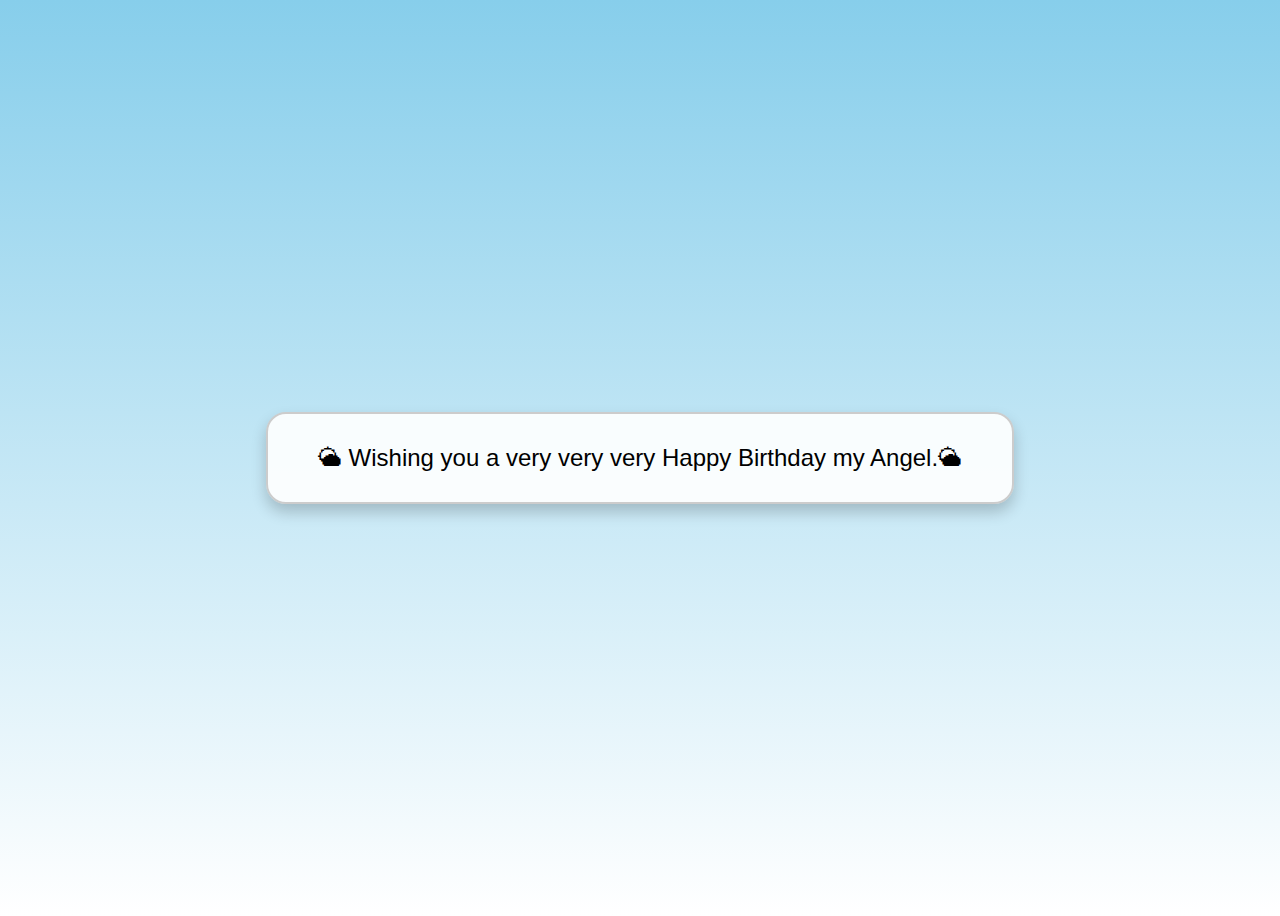
<file: index.html>
<!DOCTYPE html>
<html lang="en">
<head>
    <meta charset="UTF-8">
    <meta name="viewport" content="width=device-width, initial-scale=1.0">
    <title>Cloud Captions</title>
    <link rel="stylesheet" href="styles.css">
</head>
<body>
    <div class="container">
        <!-- Background music -->
        <audio id="backgroundMusic" src="audio.mp3" autoplay loop>
            Your browser does not support the audio element.
        </audio>

        <div id="clouds" class="clouds">
            <div class="cloud" id="cloud1">🌥 Wishing you a very very very Happy Birthday my Angel.🌥</div>
            <div class="cloud" id="cloud2">☁️ I wish k tu hmesha khush rhe. ☁️</div>
            <div class="cloud" id="cloud3">🌦 You are a definition of Love to me. 🌦</div>
            <div class="cloud" id="cloud4">🌈 You are my cute Bachi 🌈</div>
            <div class="cloud" id="cloud5">✨ Woaini ✨</div>
        </div>
        <button id="nextButton" class="next-button" style="display:none;">Next Surprise</button>
    </div>
    <script src="script.js"></script>
</body>
</html>
</file>
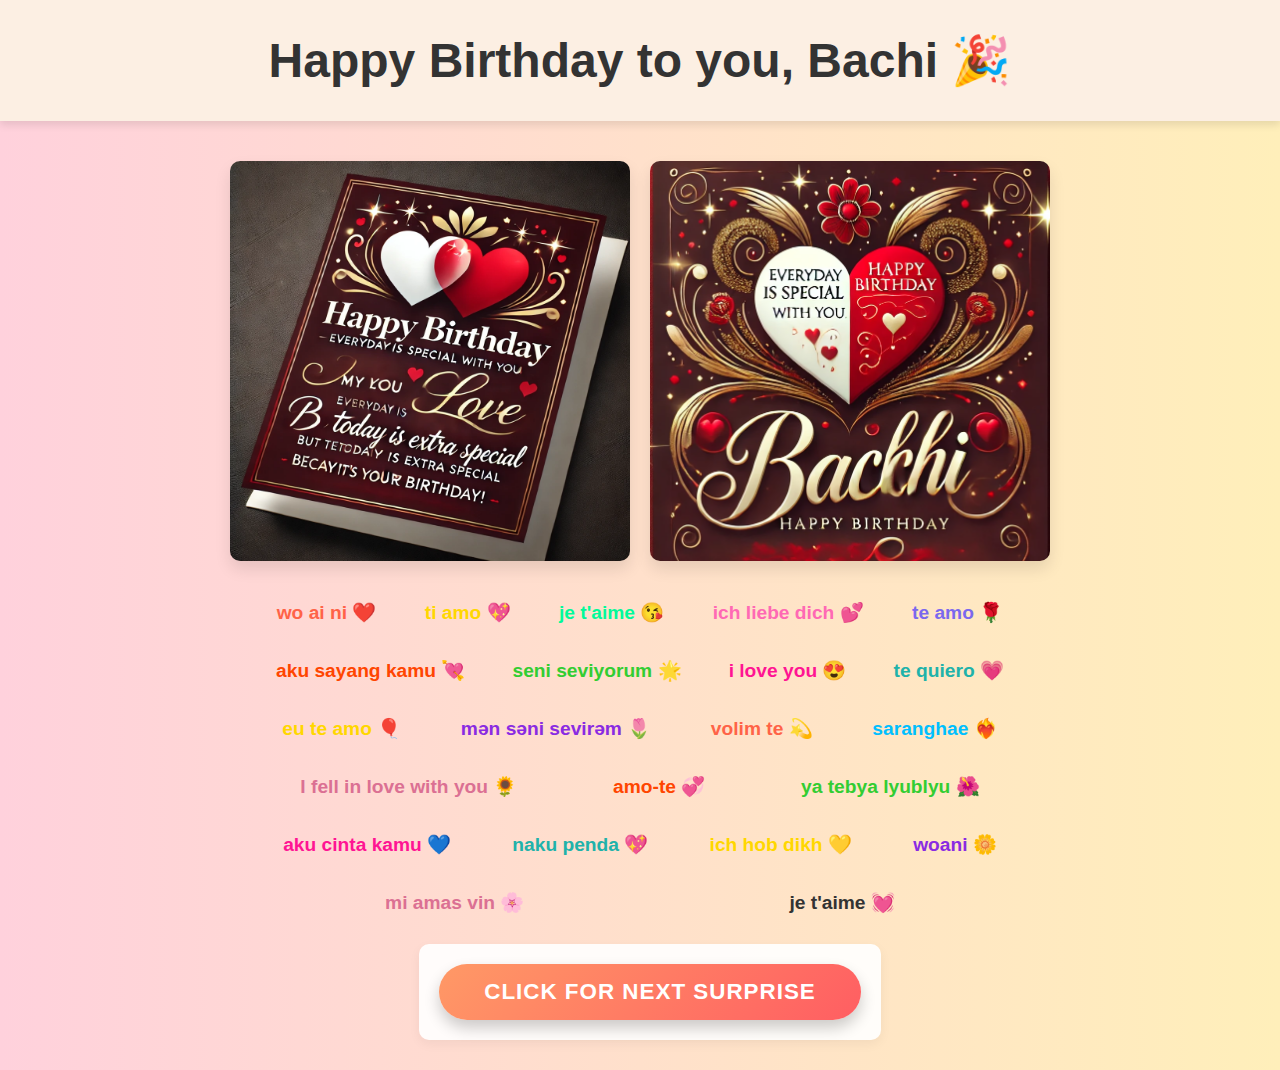
<file: first-real-html/index.html>
<!DOCTYPE html>
<html lang="en">
<head>
    <meta charset="UTF-8">
    <meta name="viewport" content="width=device-width, initial-scale=1.0">
    <title>Birthday Surprise</title>
    <link rel="stylesheet" href="styles.css">
</head>
<body>
    <header>
        <h1>Happy Birthday to you, Bachi 🎉</h1>
    </header>

    <section class="landing">
        <div class="image-wrapper">
            <img src="./hbmylove.png" alt="Birthday Love" class="landing-image">
            <img src="./bachi2.png" alt="Birthday Bachi" class="landing-image">
        </div>

        <div class="i-love-you-text">
            <span>wo ai ni ❤️</span>
            <span> ti amo 💖</span>
            <span>je t'aime 😘</span>
            <span>ich liebe dich 💕</span>
            <span>te amo 🌹</span>
            <span> aku sayang kamu 💘</span>
            <span>seni seviyorum 🌟</span>
            <span>i love you 😍</span>
            <span>te quiero 💗</span>
            <span>eu te amo 🎈</span>
            <span>mən səni sevirəm 🌷</span>
            <span>volim te 💫</span>
            <span>saranghae ❤️‍🔥</span>
            <span> I fell in love with you 🌻</span>
            <span>amo-te 💞</span>
            <span>ya tebya lyublyu 🌺</span>
            <span>aku cinta kamu 💙</span>
            <span>naku penda 💖</span>
            <span>ich hob dikh 💛</span>
            <span>woani 🌼</span>
            <span>mi amas vin 🌸</span>
            <span>je t'aime 💓</span>
        </div>

        <div class="text-box">
            <button id="explore-button">Click for Next Surprise</button>
        </div>
    </section>

    <script src="scripts.js"></script> <!-- Keep this line for your external JS file -->
</body>
</html>
</file>
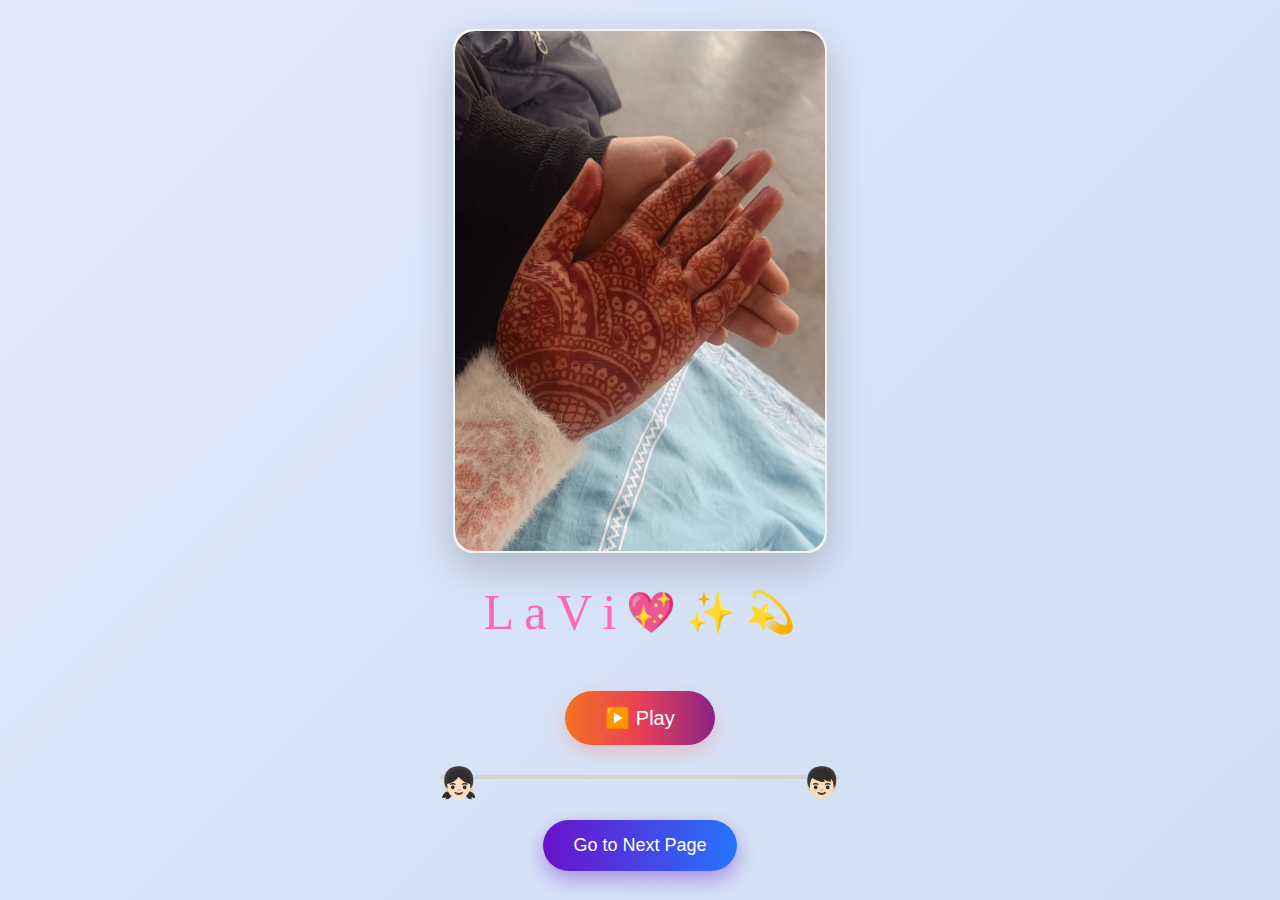
<file: first-real-html/Hand-names-html/index.html>
<!DOCTYPE html>
<html lang="en">
<head>
    <meta charset="UTF-8">
    <meta name="viewport" content="width=device-width, initial-scale=1.0">
    <title>Image Alternator</title>
    <link rel="stylesheet" href="styles.css">
</head>
<body>
    <div class="image-container">
        <img id="image1" src="real.png" alt="Image 1">
        <img id="image2" src="animation.png" alt="Image 2">
    </div>

    <!-- Dynamic LaVi Text with Emojis -->
    <div class="lavi-container">
        <span class="lavi">L</span>
        <span class="lavi">a</span>
        <span class="lavi">V</span>
        <span class="lavi">i</span>
        <span class="emoji">💖</span>
        <span class="emoji">✨</span>
        <span class="emoji">💫</span>
    </div>

    <!-- Audio Player Section -->
    <audio id="audioMessage" src="audio.mp4"></audio>

    <!-- Play/Pause Button with Icon and Text -->
    <button class="audio-button" id="audioControlBtn" onclick="toggleAudio()">
        ▶️ Play
    </button>

    <!-- Progress Bar with Girl and Boy Icons -->
    <div class="progress-bar">
        <div class="girl-icon">👧🏻</div>
        <div class="progress-line"></div>
        <div class="boy-icon">👦🏻</div>
    </div>

    <!-- Go to Next Page Button -->
    <button class="open-button" onclick="openNewPage()">Go to Next Page</button>

    <script src="script.js"></script>
</body>
</html>
</file>
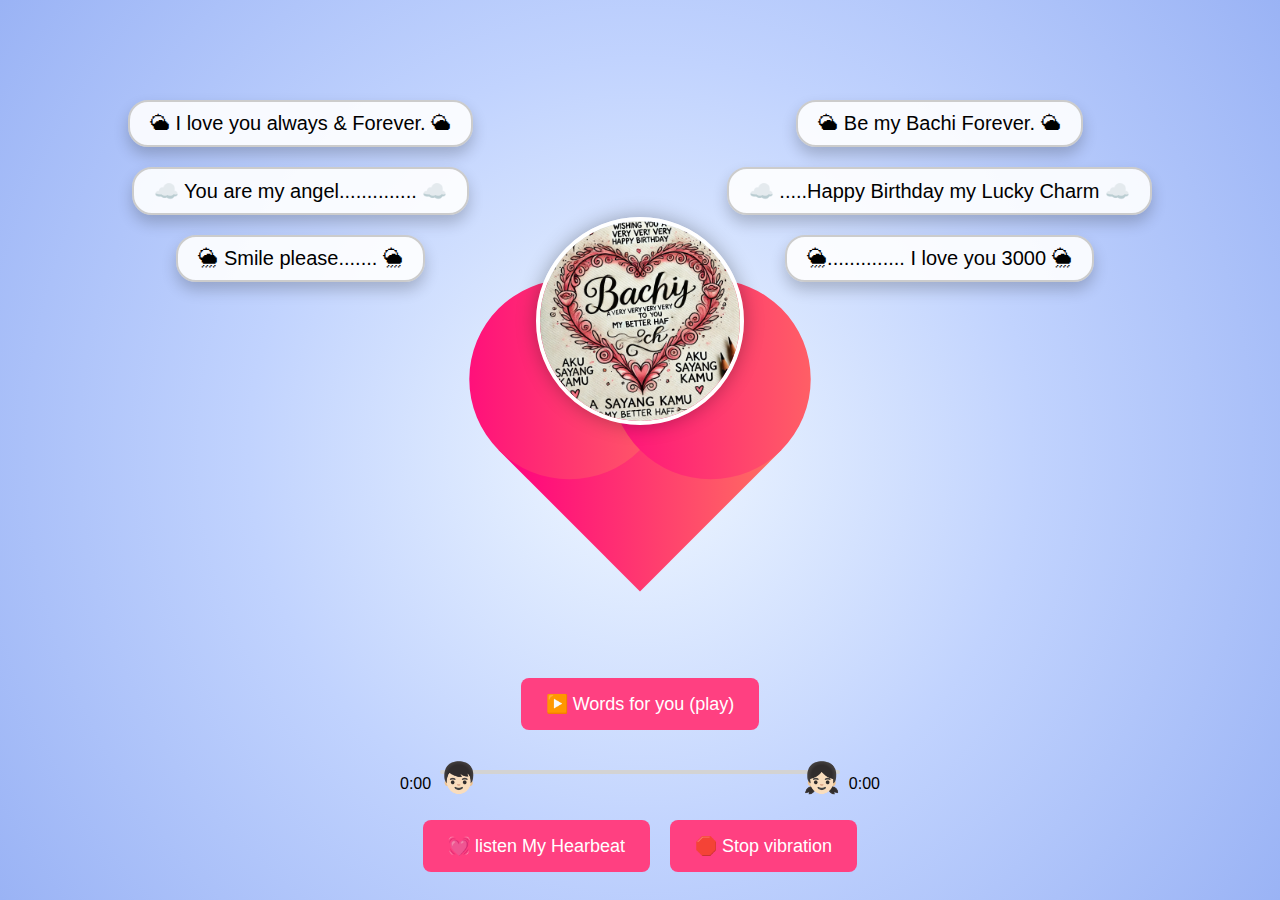
<file: first-real-html/Hand-names-html/last-html-heart-beat/index.html>
<!DOCTYPE html>
<html lang="en">
<head>
    <meta charset="UTF-8">
    <meta name="viewport" content="width=device-width, initial-scale=1.0">
    <link rel="stylesheet" href="styles.css">
    <title>Heart Beat with Clouds</title>
</head>
<body>
    <div class="heart-container">
        <div class="heart"></div>
    </div>
    
    <div class="container">
        <div class="center-image">
            <img src="image1.png" alt="Center Image">
        </div>
    </div>
    
    <div class="audio-player">
        <button id="playButton">▶️ Words for you (play)</button>
    </div>

    <div class="progress-container">
        <div class="time-left" id="timeLeft">0:00</div>
        <div class="boy-icon">👦🏻</div>
        <div class="progress-line"></div>
        <div class="girl-icon">👧🏻</div>
        <div class="time-right" id="timeRight">0:00</div>
    </div>

    <div class="vibration-buttons">
        <button id="vibrationButton">💓 listen My Hearbeat</button>
        <button id="stopVibrationButton" disabled>🛑 Stop vibration</button>
    </div>

    <!-- Clouds Section -->
    <div class="clouds">
        <div class="left-clouds">
            <div class="cloud" id="cloud1">🌥 I love you always & Forever. 🌥</div>
            <div class="cloud" id="cloud2">☁️ You are my angel.............. ☁️</div>
            <div class="cloud" id="cloud3">🌦 Smile please....... 🌦</div>
        </div>
        <div class="right-clouds">
            <div class="cloud" id="cloud4">🌥 Be my Bachi Forever. 🌥</div>
            <div class="cloud" id="cloud5">☁️ .....Happy Birthday my Lucky Charm ☁️</div>
            <div class="cloud" id="cloud6">🌦.............. I love you 3000 🌦</div>
        </div>
    </div>

    <!-- Audio Element -->
    <audio id="audio" src="message.mp4"></audio>

    <script src="script.js"></script>
</body>
</html>
</file>
<file: styles.css>
body {
    background: linear-gradient(to bottom, #87CEEB, #ffffff); /* Gradient background */
    font-family: 'Arial', sans-serif;
    text-align: center;
    overflow: hidden; /* Prevent scrolling */
}

.container {
    position: relative;
    width: 100%;
    height: 100vh;
    display: flex;
    flex-direction: column;
    justify-content: center;
    align-items: center;
}

.clouds {
    position: relative;
    z-index: 1; /* Ensure clouds appear above the background */
}

.cloud {
    display: none; /* Hide all clouds initially */
    background-color: rgba(255, 255, 255, 0.9);
    border: 2px solid #ccc;
    border-radius: 20px;
    padding: 30px 50px;
    margin: 20px;
    box-shadow: 0 8px 15px rgba(0, 0, 0, 0.2);
    font-size: 24px;
    animation: fade-in 0.5s ease-in-out;
    transition: opacity 0.5s ease-in-out; /* Add transition for fade out */
}

@keyframes fade-in {
    from {
        opacity: 0;
        transform: translateY(-20px);
    }
    to {
        opacity: 1;
        transform: translateY(0);
    }
}

.next-button {
    margin-top: 30px;
    padding: 15px 25px;
    font-size: 18px;
    background-color: #4CAF50;
    color: white;
    border: none;
    border-radius: 10px;
    cursor: pointer;
    transition: background-color 0.3s;
}

.next-button:hover {
    background-color: #45a049;
}
</file>
<file: first-real-html/styles.css>
* {
    margin: 0;
    padding: 0;
    box-sizing: border-box;
}

body {
    font-family: 'Roboto', sans-serif;
    background: linear-gradient(to right, #ffd1dc, #ffefba);
    display: flex;
    flex-direction: column;
    justify-content: center;
    align-items: center;
    min-height: 100vh;
}

header {
    text-align: center;
    padding: 2em 0;
    background-color: #fcefe3;
    width: 100%;
    box-shadow: 0 4px 8px rgba(0, 0, 0, 0.1);
}

h1 {
    color: #333333;
    font-size: 3rem;
    font-family: 'Poppins', sans-serif;
    margin: 0;
}

.landing {
    position: relative;
    display: flex;
    justify-content: center;
    align-items: center;
    flex-direction: column;
    padding: 30px;
    max-width: 1200px;
    margin: 0 auto;
}

.image-wrapper {
    display: flex;
    justify-content: space-around;
    align-items: center;
    width: 100%;
    flex-wrap: wrap;
}

.landing-image {
    width: 400px;
    height: 400px;
    object-fit: cover;
    border-radius: 10px;
    margin: 10px;
    box-shadow: 0 8px 16px rgba(0, 0, 0, 0.1);
}

.i-love-you-text {
    display: flex;
    justify-content: space-around;
    align-items: center;
    flex-wrap: wrap;
    gap: 15px; /* Add space between text items */
    font-size: 1.2rem;
    color: #333;
    padding: 20px;
    max-width: 800px;
}

.i-love-you-text span {
    display: inline-block;
    margin: 10px;
    font-weight: bold;
}

/* Color variety for "I love you" text */
.i-love-you-text span:nth-child(1) { color: #FF6347; }  /* Tomato */
.i-love-you-text span:nth-child(2) { color: #FFD700; }  /* Gold */
.i-love-you-text span:nth-child(3) { color: #00FA9A; }  /* Medium Spring Green */
.i-love-you-text span:nth-child(4) { color: #FF69B4; }  /* Hot Pink */
.i-love-you-text span:nth-child(5) { color: #7B68EE; }  /* Medium Slate Blue */
.i-love-you-text span:nth-child(6) { color: #FF4500; }  /* Orange Red */
.i-love-you-text span:nth-child(7) { color: #32CD32; }  /* Lime Green */
.i-love-you-text span:nth-child(8) { color: #FF1493; }  /* Deep Pink */
.i-love-you-text span:nth-child(9) { color: #20B2AA; }  /* Light Sea Green */
.i-love-you-text span:nth-child(10) { color: #FFD700; } /* Gold */
.i-love-you-text span:nth-child(11) { color: #8A2BE2; } /* Blue Violet */
.i-love-you-text span:nth-child(12) { color: #FF6347; } /* Tomato */
.i-love-you-text span:nth-child(13) { color: #00BFFF; } /* Deep Sky Blue */
.i-love-you-text span:nth-child(14) { color: #DB7093; } /* Pale Violet Red */
.i-love-you-text span:nth-child(15) { color: #FF4500; } /* Orange Red */
.i-love-you-text span:nth-child(16) { color: #32CD32; } /* Lime Green */
.i-love-you-text span:nth-child(17) { color: #FF1493; } /* Deep Pink */
.i-love-you-text span:nth-child(18) { color: #20B2AA; } /* Light Sea Green */
.i-love-you-text span:nth-child(19) { color: #FFD700; } /* Gold */
.i-love-you-text span:nth-child(20) { color: #8A2BE2; } /* Blue Violet */
.i-love-you-text span:nth-child(21) { color: #DB7093; } /* Pale Violet Red */

.text-box {
    flex: 1;
    padding: 20px;
    text-align: center;
    background: rgba(255, 255, 255, 0.9);
    border-radius: 10px;
    box-shadow: 0 4px 12px rgba(0, 0, 0, 0.05);
    margin-left: 20px;
}

button {
    padding: 15px 45px;
    background: linear-gradient(135deg, #ff9966, #ff5e62); /* Gradient background */
    color: white;
    border: none;
    border-radius: 50px;
    cursor: pointer;
    font-size: 1.4rem;
    font-family: 'Poppins', sans-serif;
    font-weight: bold;
    box-shadow: 0 8px 15px rgba(0, 0, 0, 0.2);
    transition: all 0.4s ease; /* Smooth transition for hover effect */
    letter-spacing: 1px; /* Slight letter spacing */
    text-transform: uppercase; /* Makes the text all uppercase */
}

/* Hover effect */
button:hover {
    background: linear-gradient(135deg, #fbc2eb, #a6c1ee); /* Gradient changes on hover */
    box-shadow: 0 12px 20px rgba(0, 0, 0, 0.3);
    transform: translateY(-5px); /* Adds a lifting effect */
}

/* Active state effect */
button:active {
    background: linear-gradient(135deg, #ff5e62, #ff9966);
    box-shadow: 0 6px 10px rgba(0, 0, 0, 0.2);
    transform: translateY(2px); /* Slight push-down effect when clicked */
}

/* Responsive Design for smaller screens */
@media (max-width: 768px) {
    .landing {
        flex-direction: column;
        text-align: center;
    }

    .landing-image,
    .text-box {
        width: 100%;
        margin: 0;
    }

    .text-box {
        margin-top: 20px;
    }
}

/* For the exit animation */
.fade-out {
    opacity: 0;
    transition: opacity 0.8s ease-out;
}


/* Other styles remain unchanged... */

/* For enlarging the text */
.enlarge {
    transform: scale(3); /* Increase size to 300% */
    transition: transform 3s ease; /* Smooth transition */
    position: fixed; /* Positioning the text in the center */
    top: 50%;
    left: 50%;
    transform: translate(-50%, -50%); /* Centering the text */
    z-index: 10; /* Bring it to the front */
}

/* For the exit animation */
.fade-out {
    opacity: 0;
    transition: opacity 0.8s ease-out;
}


/* Extra styles for "I love you" text on click */
.i-love-you-text.enlarge {
    font-size: 5rem; /* Make it larger */
    color: #FF1493; /* Bright pink color */
    text-shadow: 
        2px 2px 4px rgba(0, 0, 0, 0.6), /* Dark shadow for depth */
        0 0 25px rgba(255, 20, 147, 0.7), /* Pink glow */
        0 0 5px rgba(255, 20, 147, 0.7); /* Additional glow */
    animation: pulse 2s infinite; /* Animation for pulsating effect */
    position: fixed; /* Position in the center */
    top: 50%; /* Centering */
    left: 50%; /* Centering */
    transform: translate(-50%, -50%); /* Centering the text */
    z-index: 100; /* Bring it to the front */
}

/* Keyframes for pulsating effect */
@keyframes pulse {
    0% {
        transform: translate(-50%, -50%) scale(1); /* Normal size */
    }
    50% {
        transform: translate(-50%, -50%) scale(1.1); /* Slightly larger */
    }
    100% {
        transform: translate(-50%, -50%) scale(1); /* Back to normal */
    }
}
</file>
<file: first-real-html/Hand-names-html/styles.css>
body {
    display: flex;
    flex-direction: column;
    align-items: center;
    justify-content: center;
    height: 100vh;
    margin: 0;
    font-family: 'Roboto', sans-serif;
    background: linear-gradient(135deg, #e0eafc, #cfdef3);
}

.image-container {
    width: 350px;
    height: 500px;
    position: relative;
    overflow: hidden;
    display: flex;
    justify-content: center;
    align-items: center;
    box-shadow: 0 15px 40px rgba(0, 0, 0, 0.2);
    border-radius: 20px;
    background: #fff;
    padding: 10px;
    border: 2px solid rgba(0, 0, 0, 0.05);
    transition: transform 0.5s ease;
}

.image-container:hover {
    transform: scale(1.05);
}

.image-container img {
    width: 100%;
    height: 100%;
    object-fit: cover;
    position: absolute;
    opacity: 0;
    transition: opacity 1.5s ease-in-out;
    border-radius: 20px;
}

#image1 {
    opacity: 1;
}

/* Dynamic LaVi and Emoji Animation */
.lavi-container {
    margin: 30px 0;
    font-size: 50px;
    display: flex;
    justify-content: center;
    align-items: center;
    gap: 10px;
}

.lavi {
    font-family: 'Dancing Script', cursive;
    color: #ff69b4;
    animation: float 2s ease-in-out infinite;
}

.emoji {
    font-size: 40px;
    animation: emojiFloat 3s ease-in-out infinite;
}

@keyframes float {
    0% {
        transform: translateY(0px);
    }
    50% {
        transform: translateY(-10px);
    }
    100% {
        transform: translateY(0px);
    }
}

@keyframes emojiFloat {
    0% {
        transform: translateY(0px);
    }
    50% {
        transform: translateY(-15px) rotate(10deg);
    }
    100% {
        transform: translateY(0px);
    }
}

/* Play/Pause Button Styling */
.audio-button {
    margin-top: 20px;
    padding: 15px 40px;
    background: linear-gradient(to right, #f27121, #e94057, #8a2387);
    color: white;
    border: none;
    border-radius: 50px;
    cursor: pointer;
    font-size: 20px;
    display: flex;
    align-items: center;
    gap: 10px;
    box-shadow: 0 8px 20px rgba(255, 112, 112, 0.3);
    transition: background-color 0.3s, transform 0.3s;
}

.audio-button:hover {
    transform: translateY(-4px);
    background: linear-gradient(to right, #e94057, #8a2387);
}

.audio-button:active {
    transform: translateY(1px);
}

/* Progress Bar with Girl and Boy Icons */
.progress-bar {
    position: relative;
    width: 400px; /* Extended length for smoother movement */
    height: 40px; /* Height increased for better visuals */
    margin-top: 15px;
    display: flex;
    align-items: center;
    justify-content: space-between;
}

.girl-icon {
    font-size: 30px;
    position: absolute;
    left: 0;
    top: 5px; /* Position slightly above the line */
    z-index: 2; /* Ensure the girl is in front of the line */
    transition: left 0.1s linear;
}

.boy-icon {
    font-size: 30px;
    position: absolute;
    right: 0;
    top: 5px; /* Align with the girl */
    z-index: 2; /* Ensure the boy is also in front of the line */
}

.progress-line {
    width: 100%;
    height: 4px;
    background: lightgray;
    border-radius: 2px;
    position: absolute;
    top: 15px; /* Position the line above the icons */
    z-index: 1; /* Ensure line is behind the icons */
}

.open-button {
    margin-top: 20px;
    padding: 15px 30px;
    background: linear-gradient(to right, #6a11cb, #2575fc);
    color: white;
    border: none;
    border-radius: 50px;
    cursor: pointer;
    font-size: 18px;
    box-shadow: 0 8px 20px rgba(106, 17, 203, 0.4);
    transition: background-color 0.3s, transform 0.3s;
}

.open-button:hover {
    transform: translateY(-4px);
    background: linear-gradient(to right, #5b00c2, #1d65e6);
}

.open-button:active {
    transform: translateY(1px);
}
</file>
<file: first-real-html/Hand-names-html/last-html-heart-beat/styles.css>
/* Updated Background */
body {
    margin: 0;
    padding: 0;
    font-family: Arial, sans-serif;
    background: radial-gradient(circle, #f0f8ff, #c1d3fe, #9ab3f5);
    display: flex;
    flex-direction: column;
    justify-content: center;
    align-items: center;
    height: 100vh;
    position: relative; /* For absolute positioning of heart */
}

/* Heart Background */
.heart-container {
    position: absolute;
    top: 50%; /* Center the heart vertically */
    left: 50%; /* Center the heart horizontally */
    transform: translate(-50%, -50%); /* Adjust to center */
    display: flex;
    justify-content: center;
    align-items: center;
    pointer-events: none; /* Makes the heart background non-interactive */
    z-index: 1; /* Places the heart behind the button */
}

.heart {
    width: 200px; /* Increased size */
    height: 200px; /* Increased size */
    background: linear-gradient(135deg, #ff007f, #ff6f61); /* Gradient for a beautiful heart */
    animation: beat 0.923s infinite; /* 65 BPM */
    transform: rotate(-45deg);
}

.heart::before,
.heart::after {
    content: '';
    position: absolute;
    width: 200px; /* Size matches the heart */
    height: 200px; /* Size matches the heart */
    background: linear-gradient(135deg, #ff007f, #ff6f61); /* Gradient for a beautiful heart */
    border-radius: 50%; /* Creates the round parts of the heart */
}

.heart::before {
    top: -100px; /* Position the left lobe */
    left: 0;
}

.heart::after {
    left: 100px; /* Position the right lobe */
    top: 0;
}

/* Keyframes for Heart Beat */
@keyframes beat {
    0%, 100% {
        transform: scale(1) rotate(-45deg); /* Keep rotation */
    }
    50% {
        transform: scale(1.1) rotate(-45deg); /* Scale up for the beat effect */
    }
}

.container {
    position: relative;
    width: 600px;
    height: 600px;
}

/* Center Image Styling */
.center-image {
    position: absolute;
    top: 50%;
    left: 50%;
    transform: translate(-50%, -50%);
    z-index: 10;
}

.center-image img {
    width: 200px; /* Center image size */
    height: 200px;
    border-radius: 50%;
    border: 4px solid #fff;
    box-shadow: 0px 0px 20px rgba(0, 0, 0, 0.3);
}

/* Audio Button Styling with Emojis */
.audio-player {
    position: relative; /* Keeps button relative to the heart */
    margin-top: 50px;
    display: flex;
    justify-content: center;
    z-index: 20; /* Ensures the button is above the heart */
}

button {
    padding: 15px 25px;
    background-color: #ff4081;
    border: none;
    color: white;
    font-size: 18px;
    border-radius: 8px;
    cursor: pointer;
    transition: background-color 0.3s ease;
    display: flex;
    align-items: center;
    justify-content: center;
    margin: 5px; /* Space between buttons */
}

button:hover {
    background-color: #ff6384;
}

.progress-container {
    position: relative;
    width: 400px; /* Adjust width as needed */
    height: 40px; /* Height increased for better visuals */
    margin-top: 20px;
    display: flex;
    align-items: center;
    justify-content: space-between;
}

.boy-icon {
    font-size: 30px;
    position: absolute;
    left: 0; /* Boy starts on the left */
    top: 5px; /* Align with the line */
    z-index: 2; /* Ensure the boy is in front of the line */
    transition: left 0.5s ease; /* Smooth movement over 0.5 seconds */
}

.girl-icon {
    font-size: 30px;
    position: absolute;
    right: 0; /* Girl is always on the right */
    top: 5px; /* Align with the line */
    z-index: 2; /* Ensure the girl is also in front of the line */
}

.progress-line {
    width: 100%;
    height: 4px;
    background: lightgray;
    border-radius: 2px;
    position: absolute;
    top: 15px; /* Position the line above the icons */
    z-index: 1; /* Ensure line is behind the icons */
}

.time-left,
.time-right {
    font-size: 16px;
    position: absolute;
    top: 20px; /* Align with the line */
}

.time-left {
    left: -40px; /* Position left timer */
}

.time-right {
    right: -40px; /* Position right timer */
}

.vibration-buttons {
    margin-top: 20px;
    display: flex;
    justify-content: center;
    gap: 10px; /* Space between vibration buttons */
}

/* Cloud Styling */
.clouds {
    position: absolute;
    top: 10%; /* Position clouds near the top */
    left: 50%;
    transform: translateX(-50%);
    display: flex;
    justify-content: space-between; /* Space clouds evenly */
    width: 80%; /* Full width for distribution */
    z-index: 5; /* Ensure clouds appear above the background */
}

.left-clouds,
.right-clouds {
    display: flex;
    flex-direction: column; /* Arrange clouds in a column */
    align-items: center; /* Center the clouds */
}

.cloud {
    opacity: 0; /* Initially hide clouds */
    background-color: rgba(255, 255, 255, 0.9);
    border: 2px solid #ccc;
    border-radius: 20px;
    padding: 10px 20px;
    margin: 10px 0; /* Space between clouds vertically */
    font-size: 20px;
    box-shadow: 0 8px 15px rgba(0, 0, 0, 0.2);
    transition: opacity 2s ease-in-out; /* Smooth and slow transition for appearance */
}

/* Animation for clouds */
@keyframes fade-in {
    from {
        opacity: 0;
    }
    to {
        opacity: 1;
    }
}
</file>
